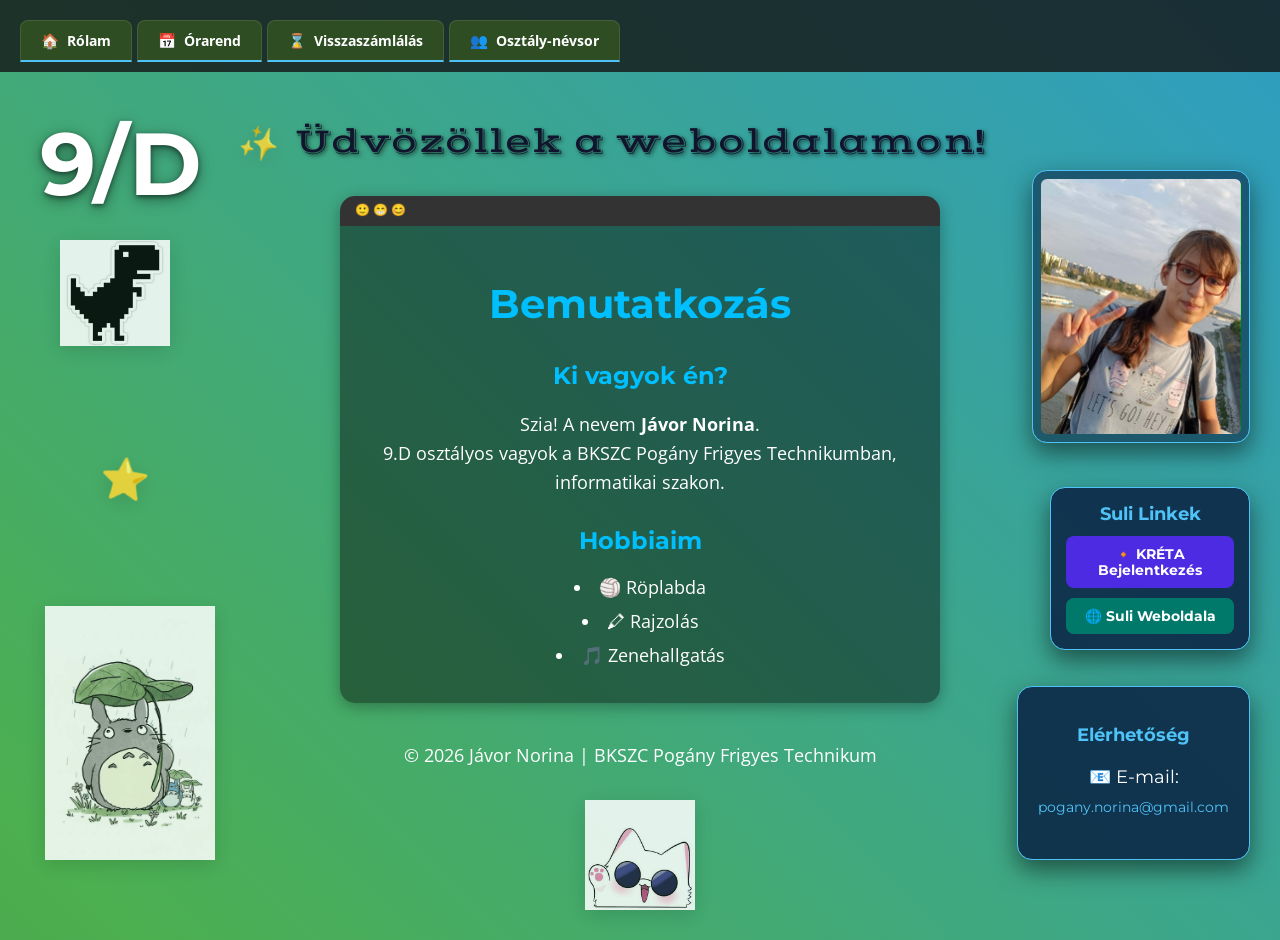
<file: index.html>
<!DOCTYPE html>
<html lang="hu">

<head>
    <link href="https://fonts.googleapis.com/css2?family=Vast+Shadow&display=swap" rel="stylesheet">
    <meta charset="UTF-8">
    <meta name="viewport" content="width=device-width, initial-scale=1.0">
    <title>Bemutatkozás - Jávor Norina</title>
    <link href="https://fonts.googleapis.com/css2?family=Montserrat:wght@400;700&family=Open+Sans&display=swap"
        rel="stylesheet">
    <link rel="stylesheet" href="style.css">
</head>

<body>

    <header class="ablak-menu">
        <nav>
            <ul class="tabs">
                <li class="tab active"><a href="index.html"><span>🏠</span> Rólam</a></li>
                <li class="tab active"><a href="orarend.html"><span>📅</span> Órarend</a></li>
                <li class="tab active"><a href="ido.html"><span>⌛</span> Visszaszámlálás</a></li>
                <li class="tab active"><a href="osztaly.html"><span>👥</span>Osztály-névsor</a></li>
            </ul>
        </nav>
    </header>
<div class="matrica m1">✨</div>
<div class="matrica m5">⭐</div>
<img src="dino.jpg" class="matrica m6">
<img src="totoro.jpg" class="matrica m8">
<img src="white.jpg" class="matrica m9">

    <main>
        <div class="bal-osztaly-doboz">
                    <h2>9/D</h2>
                </div>
        <h2 class="udvozles">Üdvözöllek a weboldalamon!</h2>
        <img src="kep.jpg" id="szelso-kep" alt="Rólam">
        

        <div id="tarolo">
            <section id="rolam">
                <h1>Bemutatkozás</h1>
                <h2>Ki vagyok én?</h2>
                <p>
                    Szia! A nevem <strong>Jávor Norina</strong>.<br>
                    9.D osztályos vagyok a BKSZC Pogány Frigyes Technikumban, informatikai szakon.
                </p>
            </section>
            <section id="hobbik">
                <h2>Hobbiaim</h2>
                <ul class="hobbi-lista">
                    <li>🏐 Röplabda</li>
                    <li>🖍 Rajzolás</li>
                    <li>🎵 Zenehallgatás</li>
                </ul>
            </section>
        </div>
        <div class="suli-linkek-doboz">
            <h3>Suli Linkek</h3>
            <div class="gombok-tarolo">
                <a href="https://bkszc-pogany.e-kreta.hu" target="_blank" class="suli-btn kreta-szin">
                    🔸 KRÉTA Bejelentkezés
                </a>
                <a href="https://www.poganysuli.hu/" target="_blank" class="suli-btn suli-szin">
                    🌐 Suli Weboldala
                </a>
            </div>
        </div>
        <div class="elerhetoseg-doboz">
            <h3>Elérhetőség</h3>
            <p>📧 E-mail: <br> <span>pogany.norina@gmail.com</span></p>
        </div>

    </main>

    <footer>
        <p>&copy; 2026 Jávor Norina | BKSZC Pogány Frigyes Technikum</p>
    </footer>
</file>
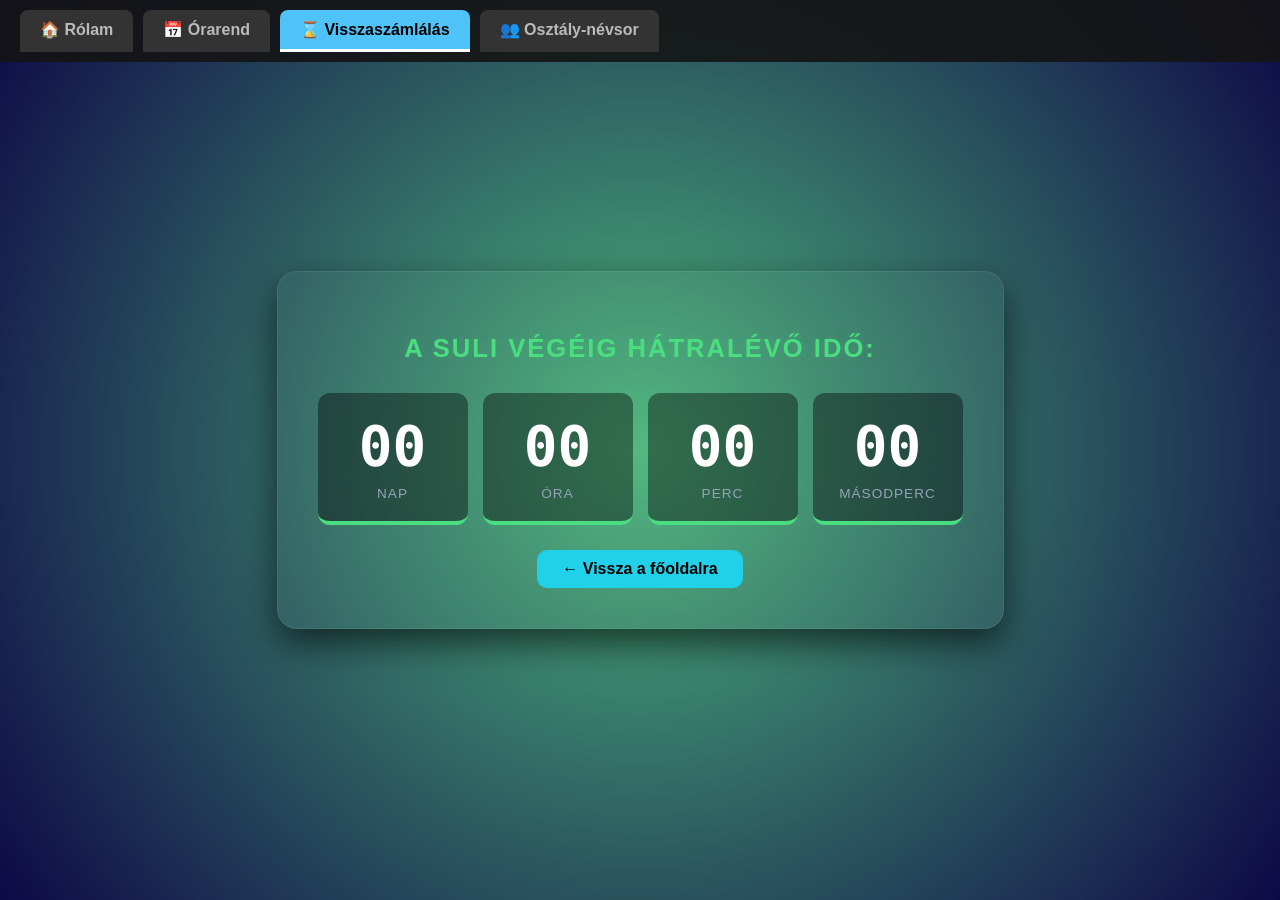
<file: ido.html>
<!DOCTYPE html>
<html lang="hu">

<head>
    <meta charset="UTF-8">
    <meta name="viewport" content="width=device-width, initial-scale=1.0">
    <title>Suli Vége Visszaszámláló</title>
    <link rel="stylesheet" href="stile.css">
</head>
<header class="ablak-menu">
    <nav>
        <ul class="tabs">
            <li class="tab"><a href="index.html"><span>🏠</span> Rólam</a></li>
            <li class="tab"><a href="orarend.html"><span>📅</span> Órarend</a></li>
            <li class="tab active"><a href="ido.html"><span>⌛</span> Visszaszámlálás</a></li>
            <li class="tab"><a href="osztaly.html"><span>👥</span> Osztály-névsor</a></li>
        </ul>
        </ul>
    </nav>
</header>
<body>

    <div class="countdown-container">
        <h2>A SULI VÉGÉIG HÁTRALÉVŐ IDŐ:</h2>

        <div class="countdown">
            <div class="time-box">
                <span id="days">00</span>
                <p>Nap</p>
            </div>
            <div class="time-box">
                <span id="hours">00</span>
                <p>Óra</p>
            </div>
            <div class="time-box">
                <span id="minutes">00</span>
                <p>Perc</p>
            </div>
            <div class="time-box">
                <span id="seconds">00</span>
                <p>Másodperc</p>
            </div>
        </div>

        <p id="expired-message" class="hidden"></p>
        <div style="text-align: center;">
            <a href="index.html" class="back-btn">← Vissza a főoldalra</a>
        </div>
    </div>
    <script src="script.js"></script>

</body>

</html>
</file>
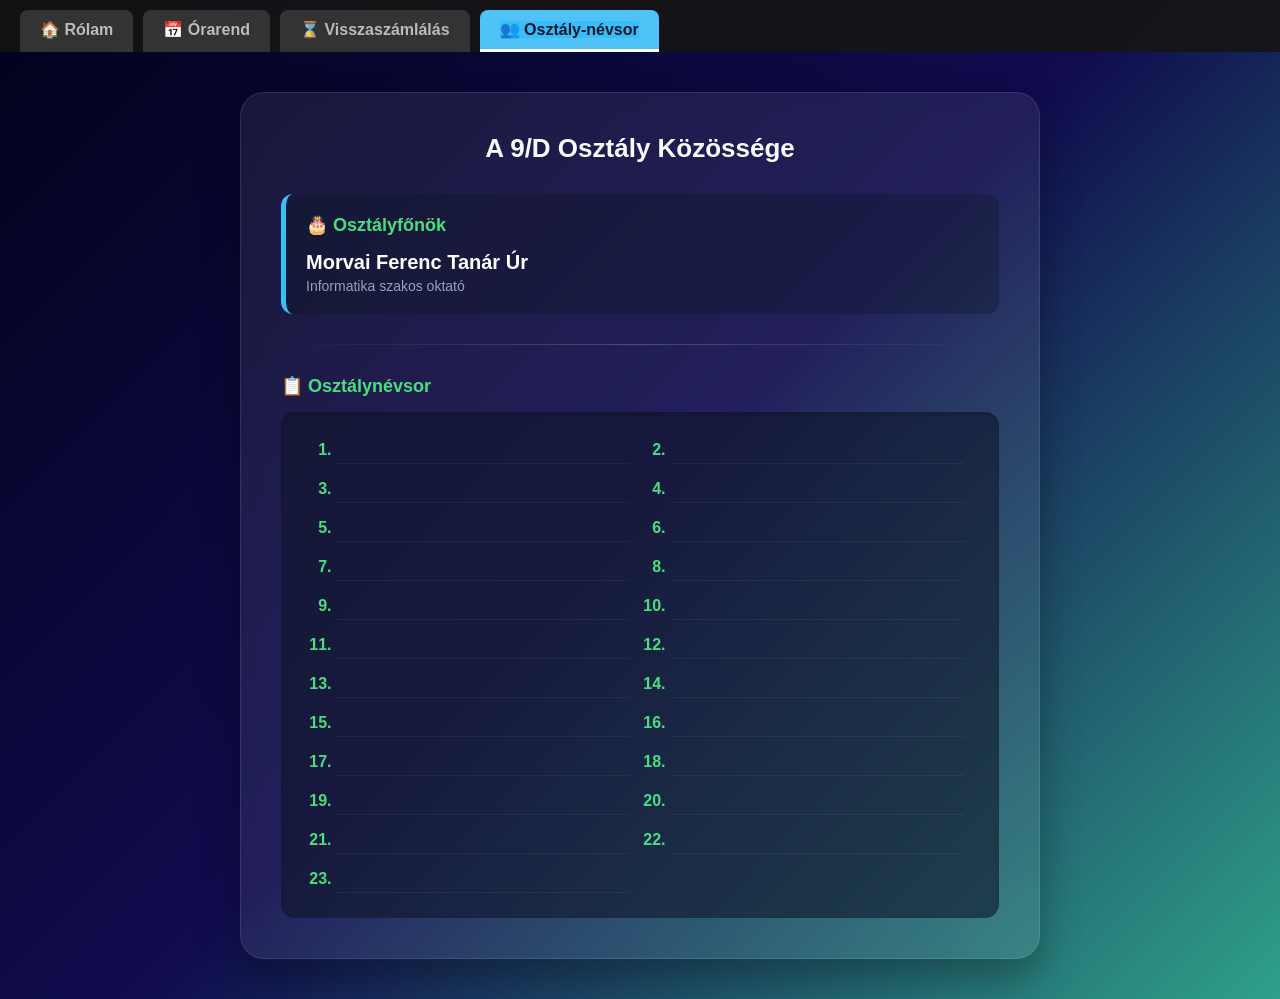
<file: osztaly.html>
<!DOCTYPE html>
<html lang="hu">
<head>
    <meta charset="UTF-8">
    <meta name="viewport" content="width=device-width, initial-scale=1.0">
    <title>Osztály-névsor</title>
    <link rel="stylesheet" href="osztaly.css">
</head>
    <header class="ablak-menu">
        <nav>
            <ul class="tabs">
                <li class="tab"><a href="index.html"><span>🏠</span> Rólam</a></li>
                <li class="tab"><a href="orarend.html"><span>📅</span> Órarend</a></li>
                <li class="tab"><a href="ido.html"><span>⌛</span> Visszaszámlálás</a></li>
                <li class="tab active"><a href="osztaly.html"><span>👥</span> Osztály-névsor</a></li>
            </ul>
        </nav>
    </header>
    <div class="kozepso-ablak">
        <h1>A 9/D Osztály Közössége</h1>
        
        <div class="ofő-kartya">
            <h3>🎂 Osztályfőnök</h3>
            <p class="ofő-neve">Morvai Ferenc Tanár Úr</p>
            <p class="ofő-szak">Informatika szakos oktató</p>
        </div>

        <hr class="valaszto">

        <h3>📋 Osztálynévsor</h3>
        <div class="nevsor-tarolo">
            <ol class="nevsor-oszlop">
                <li></li>
                <li></li>
                <li></li>
                <li></li>
                <li></li>
                <li></li>
                <li></li>
                <li></li>
                <li></li>
                <li></li>
                <li></li>
                <li></li>
                <li></li>
                <li></li>
                <li></li><li></li><li></li><li></li><li></li><li></li><li></li><li></li><li></li>
            </ol>
        </div>

    </div> </body>
</html>
</file>
<file: style.css>
body {
    margin: 0;
    padding: 20px;
    font-family: 'Segoe UI', sans-serif;
    display: flex;
    flex-direction: column;
    align-items: center;
    color: white;
    min-height: 100vh;

    /* Itt adjuk meg a kezdő színeket */
    background: linear-gradient(45deg, #2e4d23, #4caf50, #2196f3, #009688);
    background-size: 400% 400%;
    /* Ez fontos: nagyobbra vesszük a hátteret, hogy legyen mit mozgatni */

    /* Az animáció neve, hossza (15 másodperc), és hogy végtelen legyen */
    animation: gradient-animation 15s ease infinite;
}

/* Itt definiáljuk, mit csináljon az animáció */
@keyframes gradient-animation {
    0% {
        background-position: 0% 50%;
    }

    50% {
        background-position: 100% 50%;
    }

    100% {
        background-position: 0% 50%;
    }
}

body {
    font-family: 'Open Sans', sans-serif;
}

h1,
h2 {
    font-family: 'Montserrat', sans-serif;
}

#tarolo {
    #tarolo {
        /* ... a többi kódod marad ... */
        animation: lebeges 4s ease-in-out infinite;
    }

    @keyframes lebeges {
        0% {
            transform: translateY(0px);
        }

        50% {
            transform: translateY(-10px);
            /* Kicsit feljebb úszik */
        }

        100% {
            transform: translateY(0px);
        }
    }

    width: 90%;
    max-width: 600px;
    margin: 20px auto;
    padding: 20px;
    background-color: #00000070;
    border-radius: 15px;
    text-align: center;
    box-sizing: border-box;
    box-shadow: 0 4px 15px rgba(0, 0, 0, 0.3);
}

h1 {
    color: #00bfff;
    font-size: 40px;
}

h2 {
    color: #00bfff;
    margin-top: 30px;
}

#profilkep {
    width: 200px;
    border-radius: 20px;

    border: 3px solid #00bfff;

    margin: 20px 0;
}

p {
    font-size: 18px;
    line-height: 1.6;
}

ul {
    list-style-position: inside;
    padding: 0;
}

li {
    margin: 10px 0;
    font-size: 18px;
}

#focim {
    text-align: center;
    margin-top: 30px;
    color: white;
    font-size: 40px;
}

/* A menü sávja */
.ablak-menu {
    position: fixed;
    top: 0;
    left: 0;
    width: 100%;
    background: rgba(20, 20, 20, 0.8);
    padding-top: 10px;
    z-index: 1000;
}

.tabs {
    display: flex;
    list-style: none;
    padding: 0;
    margin: 0 20px;
    gap: 5px;
    /* Távolság a "fülek" között */
}

.tab {
    background: #333;
    /* Alap szürke, mint egy inaktív ablak */
    border-radius: 8px 8px 0 0;
    /* Csak a felső sarkok kerekítettek */
    padding: 10px 20px;
    transition: 0.3s;
    border: 1px solid rgba(255, 255, 255, 0.1);
    border-bottom: none;
}

.tab a {
    text-decoration: none;
    color: #bbb;
    font-weight: bold;
    font-size: 0.9rem;
    display: flex;
    align-items: center;
    gap: 8px;
}

/* Amikor rátolod az egeret */
.tab:hover {
    background: #444;
}

.tab:hover a {
    color: white;
}

/* Az aktív fül (ami épp ki van választva) */
.tab.active {
    background: #2e4d23;
    /* Vagy a te szürkéd/kéked: #4fc3f7 */
    border-bottom: 2px solid #4fc3f7;
    /* Egy élénk csík az aljára */
}

.tab.active a {
    color: white;
}

/* Hogy ne takarja ki a szöveget a fix menü */
main {
    margin-top: 80px;
}

#tarolo {
    border-top: 30px solid #333;
    /* Ez lesz az ablak "fejléce" */
    position: relative;
    /* ... a többi marad ... */
}

/* Kis gombok az ablak sarkába (csak dísznek) */
#tarolo::before {
    content: "🙂😁😊";
    position: absolute;
    top: -25px;
    left: 15px;
    color: #ff5f56;
    /* Piros, sárga, zöld pöttyök mint Mac-en */
    font-size: 12px;
    letter-spacing: 3px;
}

.vissza-gomb {
    display: inline-block;
    color: #000;            /* Fekete betűszín, hogy jól olvasható legyen */
    background-color: #4fc3f7; /* Mindig látható kék háttér */
    text-decoration: none;
    padding: 12px 35px;     /* Kicsit nagyobb, hogy kényelmes legyen */
    border-radius: 8px;
    font-weight: bold;
    transition: 0.3s;
    border: none;           /* Nem kell keret, ha van háttere */
}

/* Csak egy kis fényerő változás, ha ráviszed az egeret */
.vissza-gomb:hover {
    background-color: #fff; /* Fehérre vált, ha rámutatsz */
    color: #000;
    transform: scale(1.05); /* Kicsit megnő */
}
.udvozles {
    font-family: "Vast Shadow", serif;
    font-weight: 400;
    font-style: normal;
    font-size: 2.2rem;         /* Ez egy kényelmesebb, de még mindig nagy méret */
    color: #11142c;
    text-align: center;
    margin-top: 20px;
    margin-bottom: 30px;
    display: block;
    line-height: 1.3;
    text-shadow: 2px 2px 4px rgba(0, 0, 0, 0.6);
}
/* Az elérhetőség doboz a jobb alsó sarokban */
.elerhetoseg-doboz {
    position: absolute; /* ÁTÍRVA: fixed helyett absolute, így nem jön veled */
    bottom: 40px;       /* Picit lejjebb vettem (80-ról 40-re), hogy szebben üljön az ablak alján */
    right: 30px;
    background: rgba(13, 40, 71, 0.9);
    padding: 20px;
    border-radius: 15px;
    border: 1px solid #4fc3f7;
    box-shadow: 0 10px 25px rgba(0,0,0,0.5);
    color: white;
    font-family: 'Montserrat', sans-serif;
    text-align: center;
}

.elerhetoseg-doboz h3 {
    color: #4fc3f7;
    margin-bottom: 10px;
    font-size: 1.1rem;
}

.elerhetoseg-doboz span {
    font-size: 0.9rem;
    color: #4fc3f7;
}


#szelso-kep {
    position: absolute;
    right: 30px;
    top: 170px;                 /* EZT ÍRD ÁT: 230px-ről 170px-re */
    width: 200px;               
    height: auto;
    background: rgba(13, 40, 71, 0.6); 
    padding: 8px;               
    border-radius: 15px;        
    border: 1px solid #4fc3f7;  
    box-shadow: 0 10px 25px rgba(0,0,0,0.5);
    z-index: 998;
}
    
/* A teljes linkgyűjtő doboz */
.suli-linkek-doboz {
    position: absolute;
    right: 30px;
    bottom: 250px;              /* Kicsit feljebb emeltem, hogy a két gomb kényelmesen elférjen az Elérhetőség felett */
    background: rgba(13, 40, 71, 0.9);
    padding: 15px;
    border-radius: 15px;
    border: 1px solid #4fc3f7;
    box-shadow: 0 10px 25px rgba(0,0,0,0.5);
    color: white;
    font-family: 'Montserrat', sans-serif;
    text-align: center;
    width: 200px;               /* Pontosan egyforma széles az Elérhetőség dobozzal */
    box-sizing: border-box;
}

.suli-linkek-doboz h3 {
    color: #4fc3f7;
    margin: 0 0 12px 0;
    font-size: 1.1rem;
}

/* A gombokat egymás alá rendező tároló */
.gombok-tarolo {
    display: flex;
    flex-direction: column;
    gap: 10px;                  /* Távolság a két gomb között */
}

/* Közös gomb formázás */
.suli-btn {
    display: block;
    color: white;
    text-decoration: none;
    padding: 10px 8px;
    border-radius: 8px;
    font-weight: bold;
    font-size: 0.85rem;
    box-sizing: border-box;
    width: 100%;
    text-align: center;
}

/* A KRÉTA gomb új lilás-kékes ruhája */
.kreta-szin {
    background-color: #4c2be2; /* BlueViolet - szép, élénk lila, ami kiugrik a sötét háttérből */
}

.kreta-szin:hover {
    background-color: #4169e1; /* RoyalBlue - királykék, amikor az egér rácsúszik */
}

/* 2. Suli weboldal gomb egyedi zöldes-kékes színe (ami passzol az oldaladhoz) */
.suli-szin {
    background-color: #00796b;
}
.suli-szin:hover {
    background-color: #009688;
}
.bal-osztaly-doboz {
    position: absolute;
    left: 40px;
    top: 110px;                 /* EZ TOLJA MÉG FELJEBB: Így már tökéletesen a felső sáv alá ugrik */
    z-index: 998;
}

.bal-osztaly-doboz h2 {
    color: #ffffff;
    margin: 0;
    font-family: 'Montserrat', sans-serif;
    font-size: 5.5rem;          
    font-weight: bold;
    /* Egy sötétebb árnyékot adtam hozzá, hogy a világosabb felső háttéren is brutál jól olvasható legyen: */
    text-shadow: 0px 4px 15px rgba(0, 0, 0, 0.4), 0px 2px 5px rgba(0, 0, 0, 0.5); 
}
.matrica {
    position: fixed;            /* Fixen a képernyőhöz rögzítve, nem mozdul el görgetésnél */
    font-size: 2.5rem;          /* Jó nagy, jól látható méret */
    z-index: 1;                 /* A háttér felett, de a szöveges ablak mögött lesznek, hogy ne zavarjanak */
    user-select: none;          /* Ne lehessen véletlenül kijelölni őket egérrel */
    opacity: 0.85;              /* Egy picit áttetszők, hogy szépen belesimuljanak a dizájnba */
    filter: drop-shadow(0px 5px 10px rgba(0,0,0,0.3)); /* Kis árnyék, mintha kiemelkednének */
}

/* 1. matrica: Csillogás a 9/D felirat mellett */
.m1 { top: 120px; left: 240px; transform: rotate(15deg); font-size: 2rem; }

/* 5. matrica: Csillag a bal oldalon középen */
.m5 { top: 450px; left: 100px; transform: rotate(5deg); }
.matrica {
    position: fixed;            /* Fixen a helyükön maradnak */
    z-index: 1;                 /* A szöveges dobozok mögött, de a háttér felett */
    pointer-events: none;       /* Az egér átlát rajtuk, nem zavarják a kattintást */
    user-select: none;
    filter: drop-shadow(0px 5px 10px rgba(0,0,0,0.15)); /* Finom kis árnyék */
}

/* 1. Dínó matrica (Balra fent, a 9/D felirat alatt kicsivel) */
.m6 { 
    top: 240px; 
    left: 60px; 
    width: 110px;               /* Szép nagy méret, mint a képen */
}

/* 2. Totoro matrica (Balra lent, az esernyős) */
.m8 { 
    bottom: 40px; 
    left: 45px; 
    width: 170px;               /* Jó széles, hogy látszódjanak a részletek */
}

/* 3. Cuki szemüveges cica matrica (Lent középen, kicsit becsúszva az ablak alá) */
.m9 { 
    bottom: -10px;              /* Egy picit lejjebb lóg a képernyőről, pont mint a képen */
    left: 50%;
    transform: translateX(-50%); /* Ez a varázslat pont középre rakja a cicát! */
    width: 110px; 
    z-index: 0;                 /* Teljesen a nagy ablak mögé kényszerítjük */
}

/* 4. Kis sárga csillag matrica (A dínó és Totoro között bal oldalon) */
.m4 { 
    top: 480px; 
    left: 110px; 
    width: 35px;                /* Cuki pici méret */
}
.m7 {
    
}
</file>
<file: stile.css>
body {
    margin: 0;
    padding: 0;
    height: 100vh;
    display: flex;
    justify-content: center;
    align-items: center;
    background: radial-gradient(circle, #1a2536 0%, #0d131a 100%);
    font-family: 'Segoe UI', Roboto, sans-serif;
    color: #fff;
}

.countdown-container {
    text-align: center;
    background: rgba(255, 255, 255, 0.03);
    padding: 40px;
    border-radius: 20px;
    box-shadow: 0 15px 35px rgba(0, 0, 0, 0.6);
    border: 1px solid rgba(255, 255, 255, 0.08);
}

.countdown-container h2 {
    font-size: 1.6rem;
    margin-bottom: 30px;
    letter-spacing: 2px;
    color: #4ade80; /* Motiváló zöld szín */
    text-shadow: 0 0 10px rgba(74, 222, 128, 0.2);
}

.countdown {
    display: flex;
    gap: 15px;
    justify-content: center;
}

.time-box {
    background: rgba(0, 0, 0, 0.4);
    padding: 20px;
    border-radius: 12px;
    min-width: 110px;
    border-bottom: 4px solid #4ade80;
}

.time-box span {
    font-size: 3.5rem;
    font-weight: bold;
    display: block;
    font-family: monospace; /* Hogy a számok ne ugráljanak váltáskor */
}

.time-box p {
    margin: 8px 0 0 0;
    font-size: 0.85rem;
    text-transform: uppercase;
    color: #94a3b8;
    letter-spacing: 1px;
}

#expired-message {
    font-size: 2rem;
    color: #f43f5e;
    margin-top: 25px;
    font-weight: bold;
}

.hidden {
    display: none;
}
.back-btn {
    display: inline-block;
    background-color: #20d1e9; /* Az órarendnél használt világoskék szín */
    color: #000;               /* Fekete szöveg */
    text-decoration: none;     /* Aláhúzás eltávolítása */
    padding: 10px 25px;        /* Gomb belső mérete */
    border-radius: 10px;       /* Lekerekített sarkok */
    font-weight: bold;         /* Félkövér szöveg */
    font-family: 'Segoe UI', sans-serif;
    margin-top: 25px;          /* Távolság a számláló doboztól */
    transition: background 0.2s ease;
}

.back-btn:hover {
    background-color: #32e8f5; /* Sötétebb kék, ha ráviszed az egeret */
}
/* A menü sávja */
.ablak-menu {
    position: fixed;
    top: 0;
    left: 0;
    width: 100%;
    background: rgba(20, 20, 20, 0.8);
    padding-top: 10px;
    z-index: 1000;
}
.tabs {
    display: flex;
    list-style: none;
    padding: 0;
    margin: 0 20px;
    gap: 10px;
}

.tab {
    background: #333;
    border-radius: 8px 8px 0 0;
    padding: 10px 20px;
}

.tab a {
    text-decoration: none;
    color: #bbb;
    font-weight: bold;
}

.tab.active {
    background: #4fc3f7; /* Aktív fül kék színe */
    border-bottom: 3px solid white;
}

.tab.active a {
    color: black;
}

body {
    margin: 0;
    padding: 0;
    /* Hajszálpontosan ugyanaz a zöld átmenet, mint a főoldalon */
    background: radial-gradient(circle, #4db67c 0%, #0e0847 100%); 
    background-attachment: fixed;
    font-family: 'Montserrat', sans-serif;
    min-height: 100vh;
}
/* Felső sötétzöld menüsor rögzítése (ha van az oldalon) */
.ablak-menu {
    position: fixed;
    top: 0;
    left: 0;
    width: 100%;
    background: #123225;
    padding: 10px 0;
    z-index: 1000;
}
/* Menü sáv felül */
.ablak-menu {
    background: rgba(20, 20, 20, 0.9);
    padding-top: 10px;
    width: 100%;
}

.tabs {
    display: flex;
    list-style: none;
    padding: 0;
    margin: 0 20px;
    gap: 10px;
}

.tab {
    background: #333;
    border-radius: 8px 8px 0 0;
    padding: 10px 20px;
}

.tab a {
    text-decoration: none;
    color: #bbb;
    font-weight: bold;
}

.tab.active {
    background: #4fc3f7; /* Aktív fül kék színe */
    border-bottom: 3px solid white;
}

.tab.active a {
    color: black;
}
</file>
<file: osztaly.css>
/* Alapbeállítások és reszponzivitás */
* {
    margin: 0;
    padding: 0;
    box-sizing: border-box;
    font-family: 'Segoe UI', Tahoma, Geneva, Verdana, sans-serif;
}

/* Egységes, modern színátmenetes sötétzöld háttér */
body {
    min-height: 100vh;
    background: linear-gradient(135deg, #02021b 0%, #100c4e 50%, #2fa089 100%);
    color: white;
    display: flex;
    flex-direction: column;
    align-items: center;
}

/* Menü sáv felül */
.ablak-menu {
    background: rgba(20, 20, 20, 0.9);
    padding-top: 10px;
    width: 100%;
}

.tabs {
    display: flex;
    list-style: none;
    padding: 0;
    margin: 0 20px;
    gap: 10px;
}

.tab {
    background: #333;
    border-radius: 8px 8px 0 0;
    padding: 10px 20px;
}

.tab a {
    text-decoration: none;
    color: #bbb;
    font-weight: bold;
}

.tab.active {
    background: #4fc3f7; /* Aktív fül kék színe */
    border-bottom: 3px solid white;
}

.tab.active a {
    color: black;
}


/* Aktív fül (Osztály-névsor) */
.tab.active a {
    background-color: #38bdf8;
    color: #0f172a;
}

/* Központi tartalom konténer */
.kozepso-ablak {
    margin: 40px auto;
    background: rgba(255, 255, 255, 0.08);
    backdrop-filter: blur(10px);
    border: 1px solid rgba(255, 255, 255, 0.1);
    padding: 40px;
    border-radius: 24px;
    box-shadow: 0 20px 40px rgba(0, 0, 0, 0.3);
    max-width: 800px;
    width: 90%;
}

h1 {
    font-size: 26px;
    text-align: center;
    margin-bottom: 30px;
    color: #f8fafc;
}

/* Osztályfőnöki kártya */
.ofő-kartya {
    background: rgba(15, 23, 42, 0.4);
    border-left: 5px solid #38bdf8;
    padding: 20px;
    border-radius: 12px;
    margin-bottom: 30px;
}

.ofő-kartya h3 {
    color: #38bdf8;
    font-size: 18px;
    margin-bottom: 8px;
}

.ofő-neve {
    font-size: 20px;
    font-weight: 700;
    color: white;
}

.ofő-szak {
    font-size: 14px;
    color: #94a3b8;
    margin-top: 4px;
}

/* Elválasztó vonal */
.valaszto {
    border: 0;
    height: 1px;
    background: linear-gradient(to right, transparent, rgba(255,255,255,0.2), transparent);
    margin: 30px 0;
}

/* Névsor alcím */
.kozepso-ablak h3 {
    font-size: 18px;
    color: #4ade80;
    margin-bottom: 15px;
}

/* Névsor tároló és az intelligens többoszlopos elrendezés */
.nevsor-tarolo {
    background: rgba(15, 23, 42, 0.6);
    padding: 25px 35px;
    border-radius: 14px;
    box-shadow: inset 0 2px 4px rgba(0,0,0,0.2);
}

.nevsor-oszlop {
    /* Automatikusan 2 oszlopba rendezi a neveket, ha van elég hely */
    display: grid;
    grid-template-columns: repeat(2, 1fr);
    gap: 12px 40px;
    padding-left: 20px; /* Hogy a sorszámok szépen elférjenek */
}

.nevsor-oszlop li {
    font-size: 16px;
    color: #e2e8f0;
    padding: 4px 0;
    border-bottom: 1px solid rgba(255, 255, 255, 0.05);
    transition: color 0.2s;
}

/* Ha ráviszed az egeret egy névre, kicsit felvillan */
.nevsor-oszlop li:hover {
    color: #4ade80;
    cursor: default;
}

/* Sorszámok átszínezése */
.nevsor-oszlop li::marker {
    color: #4ade80;
    font-weight: bold;
}

/* Mobil optimalizálás (kis képernyőn egy oszlopos lesz a névsor) */
@media (max-width: 600px) {
    .nevsor-oszlop {
        grid-template-columns: 1fr;
    }
    
    .tabs {
        flex-wrap: wrap;
    }
    
    .kozepso-ablak {
        padding: 20px;
    }
}
</file>
